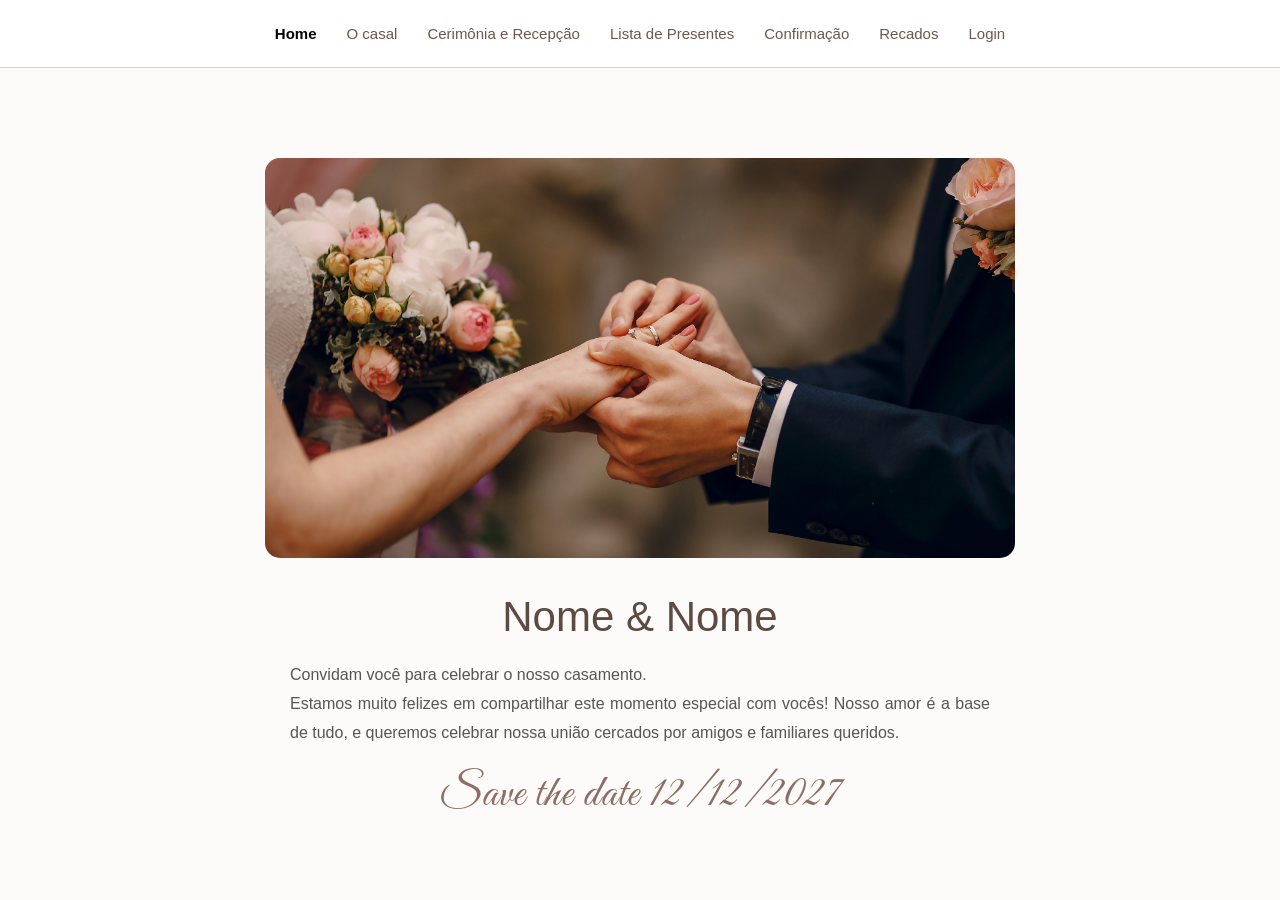
<file: index.html>
<!DOCTYPE html>
<html lang="pt-BR">
<head>
    <meta charset="UTF-8">
    <meta name="viewport" content="width=device-width, initial-scale=1.0">
    <link rel="shortcut icon" href="imagens/imagem.ico" type="image/x-icon">
    <link rel="stylesheet" href="style.css">
    <title>Convite de Casamento</title>
</head>
<body>
    <nav class="menu">
        <button class="menu-toggle" type="button" aria-label="Abrir menu" aria-expanded="false" aria-controls="menu-links">
            <span></span>
            <span></span>
            <span></span>
        </button>
        <div class="menu-links" id="menu-links">
            <a id="ativo" href="index.html">Home</a>
            <a href="casal.html">O casal</a>
            <a href="cerimonia.html">Cerimônia e Recepção</a>
            <a href="presentes.html">Lista de Presentes</a>
            <a href="confirmacao.html">Confirmação</a>
            <a href="recados.html">Recados</a>
            <a href="login.html">Login</a>
        </div>
    </nav>

    <main>
        <img
            src="imagens/home.jpg"
            alt="Casal colocando alianças"
        >
        <h1>Nome &amp; Nome</h1>
        <p>
            Convidam você para celebrar o nosso casamento.<br>
            Estamos muito felizes em compartilhar este momento especial com vocês! Nosso amor é a base de tudo, e queremos celebrar nossa união cercados por amigos e familiares queridos.
        </p>
        <h2 class="save-date">Save the date 12/12/2027</h2>
    </main>
    <script src="menu.js" defer></script>
</body>
</html>
</file>
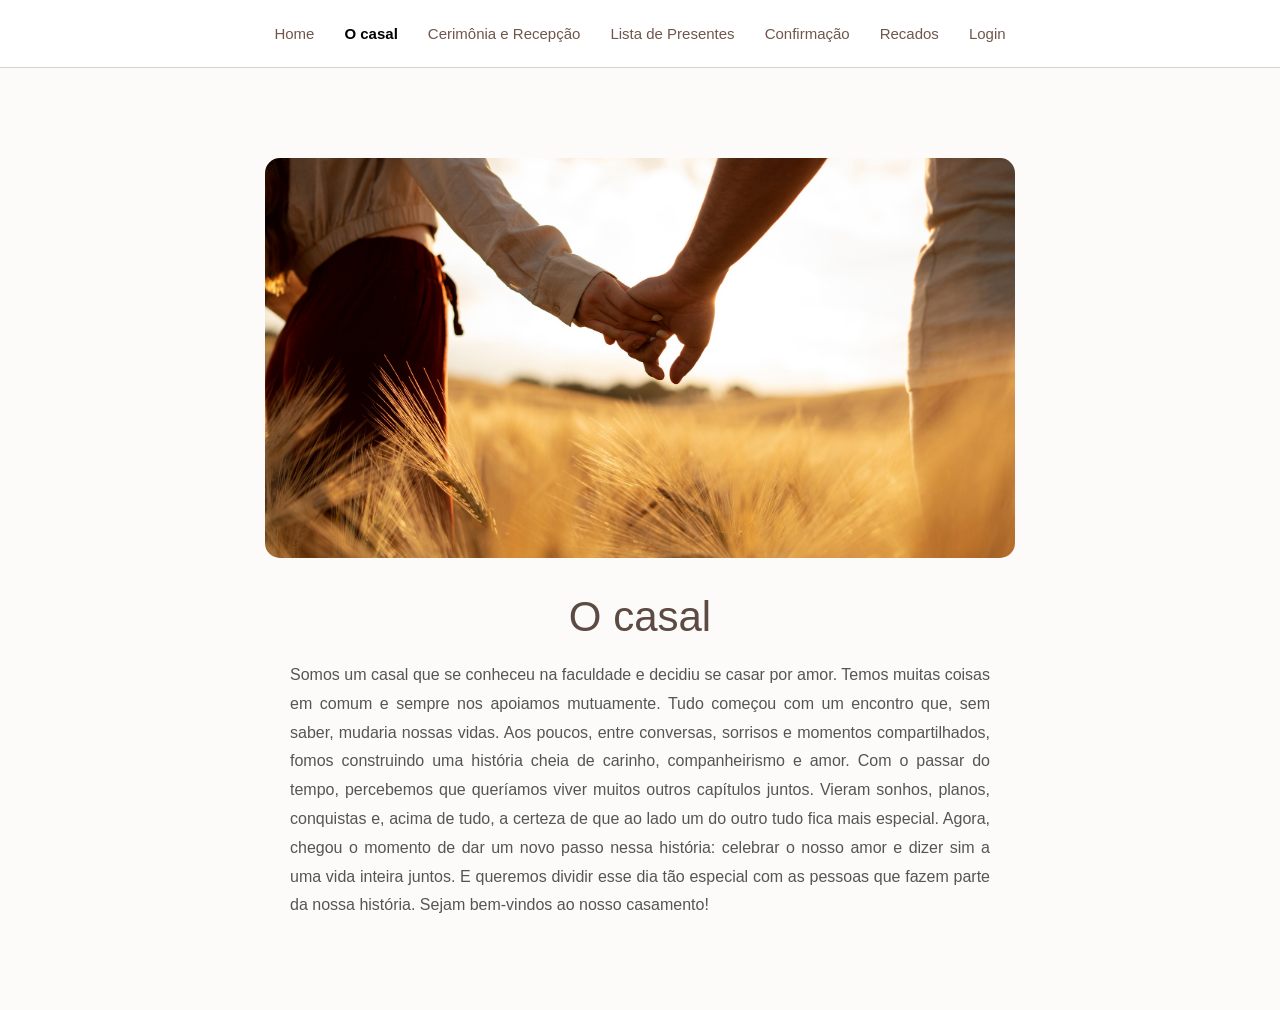
<file: casal.html>
<!DOCTYPE html>
<html lang="pt-BR">
<head>
    <meta charset="UTF-8">
    <meta name="viewport" content="width=device-width, initial-scale=1.0">
    <link rel="shortcut icon" href="imagens/imagem.ico" type="image/x-icon">
    <link rel="stylesheet" href="style.css">
    <title>O casal - Convite de Casamento</title>
</head>
<body>
    <nav class="menu">
        <button class="menu-toggle" type="button" aria-label="Abrir menu" aria-expanded="false" aria-controls="menu-links">
            <span></span>
            <span></span>
            <span></span>
        </button>
        <div class="menu-links" id="menu-links">
            <a href="index.html">Home</a>
            <a id="ativo" href="casal.html">O casal</a>
            <a href="cerimonia.html">Cerimônia e Recepção</a>
            <a href="presentes.html">Lista de Presentes</a>
            <a href="confirmacao.html">Confirmação</a>
            <a href="recados.html">Recados</a>
            <a href="login.html">Login</a>
        </div>
    </nav>

    <main>
        <img
            src="imagens/casal.jpg"
            alt="Casal colocando alianças"
        >
        <h1>O casal</h1>
        <p>
            Somos um casal que se conheceu na faculdade e decidiu se casar por amor. Temos muitas coisas em comum e sempre nos apoiamos mutuamente.
            Tudo começou com um encontro que, sem saber, mudaria nossas vidas. Aos poucos, entre conversas, sorrisos e momentos compartilhados, fomos construindo uma história cheia de carinho, companheirismo e amor.
            Com o passar do tempo, percebemos que queríamos viver muitos outros capítulos juntos. Vieram sonhos, planos, conquistas e, acima de tudo, a certeza de que ao lado um do outro tudo fica mais especial.
            Agora, chegou o momento de dar um novo passo nessa história: celebrar o nosso amor e dizer sim a uma vida inteira juntos.
            E queremos dividir esse dia tão especial com as pessoas que fazem parte da nossa história.
            Sejam bem-vindos ao nosso casamento!
        </p>
    </main>
    <script src="menu.js" defer></script>
</body>
</html>
</file>
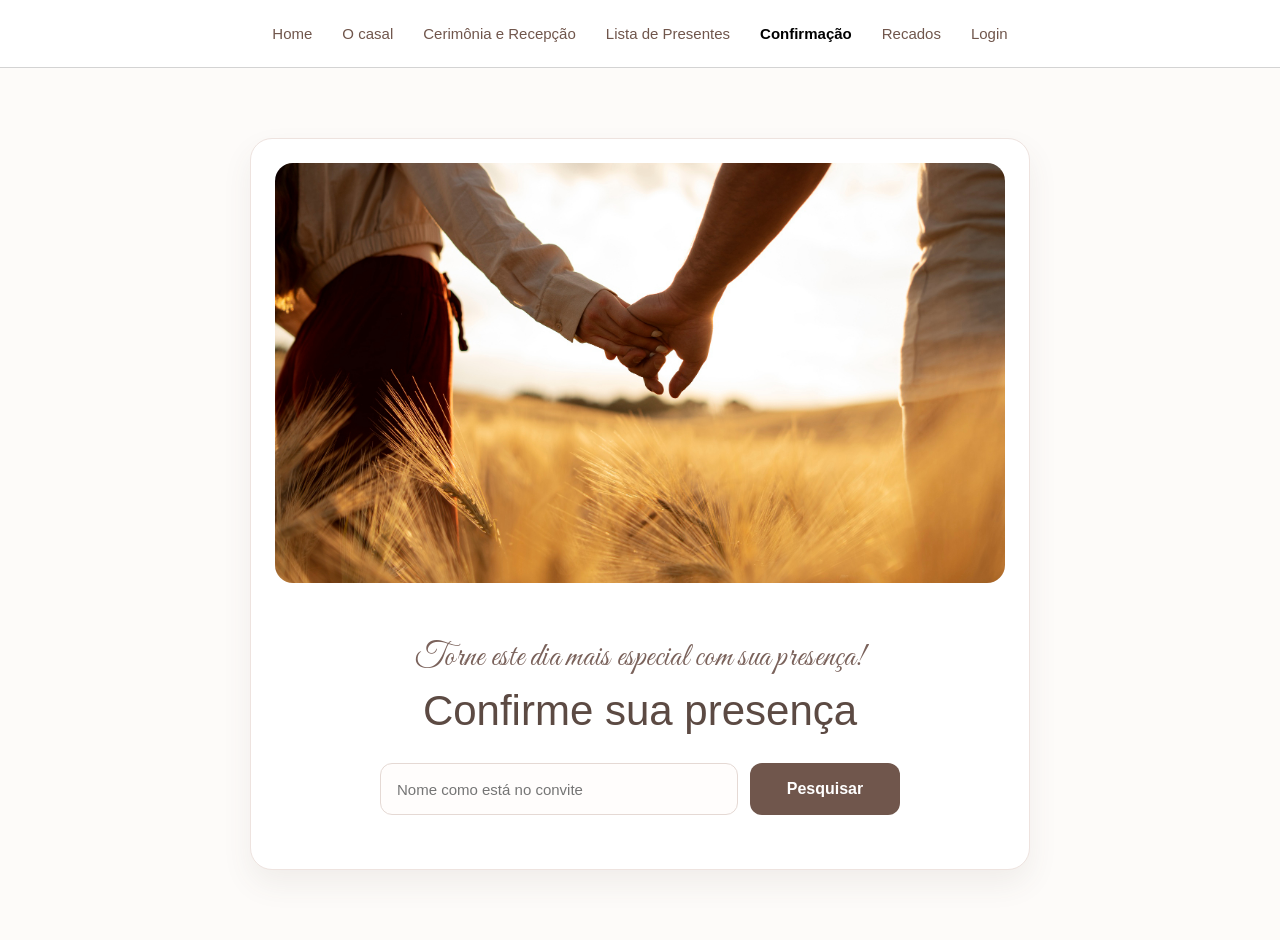
<file: confirmacao.html>
<!DOCTYPE html>
<html lang="pt-BR">
<head>
    <meta charset="UTF-8">
    <meta name="viewport" content="width=device-width, initial-scale=1.0">
    <link rel="shortcut icon" href="imagens/imagem.ico" type="image/x-icon">
    <link rel="stylesheet" href="style.css">
    <title>Confirmação - Convite de Casamento</title>
</head>
<body>
    <nav class="menu">
        <button class="menu-toggle" type="button" aria-label="Abrir menu" aria-expanded="false" aria-controls="menu-links">
            <span></span>
            <span></span>
            <span></span>
        </button>
        <div class="menu-links" id="menu-links">
            <a href="index.html">Home</a>
            <a href="casal.html">O casal</a>
            <a href="cerimonia.html">Cerimônia e Recepção</a>
            <a href="presentes.html">Lista de Presentes</a>
            <a id="ativo" href="confirmacao.html">Confirmação</a>
            <a href="recados.html">Recados</a>
            <a href="login.html">Login</a>
        </div>
    </nav>

    <main class="confirmacao">
        <section class="confirmacao-card">
            <img
                src="imagens/casal.jpg"
                alt="Casal colocando alianças"
            >

            <div class="confirmacao-conteudo">
                <h3>Torne este dia mais especial com sua presença!</h3>
                <h1>Confirme sua presença</h1>

                <form class="confirmacao-form">
                    <input type="text" placeholder="Nome como está no convite" />
                    <button type="submit">Pesquisar</button>
                </form>
            </div>
        </section>
    </main>
    <script src="menu.js" defer></script>
</body>
</html>
</file>
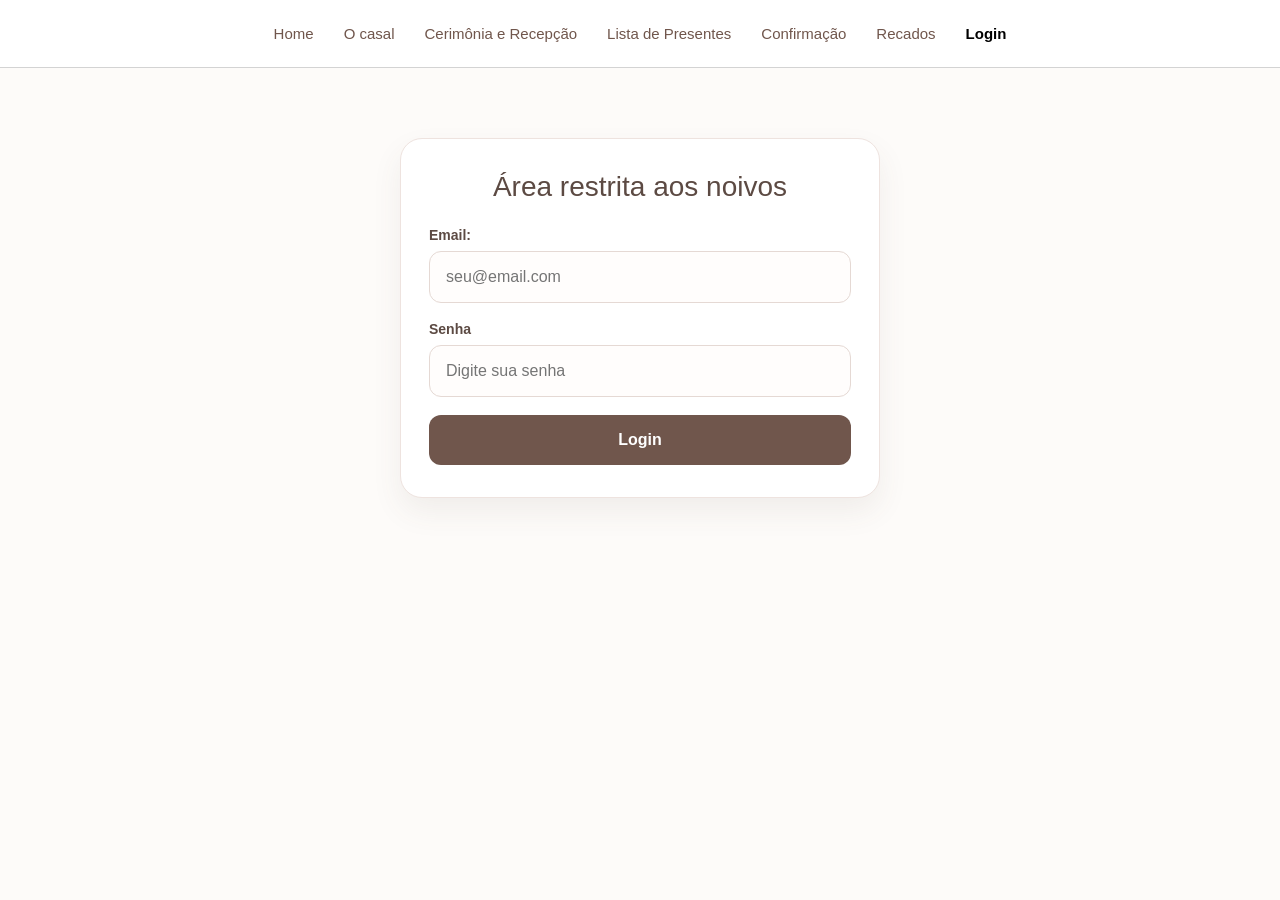
<file: login.html>
<!DOCTYPE html>
<html lang="pt-BR">
<head>
    <meta charset="UTF-8">
    <meta name="viewport" content="width=device-width, initial-scale=1.0">
    <link rel="shortcut icon" href="imagens/imagem.ico" type="image/x-icon">
    <link rel="stylesheet" href="style.css">
    <title>Login - Convite de Casamento</title>
</head>
<body>
    <nav class="menu">
        <button class="menu-toggle" type="button" aria-label="Abrir menu" aria-expanded="false" aria-controls="menu-links">
            <span></span>
            <span></span>
            <span></span>
        </button>
        <div class="menu-links" id="menu-links">
            <a href="index.html">Home</a>
            <a href="casal.html">O casal</a>
            <a href="cerimonia.html">Cerimônia e Recepção</a>
            <a href="presentes.html">Lista de Presentes</a>
            <a href="confirmacao.html">Confirmação</a>
            <a href="recados.html">Recados</a>
            <a id="ativo" href="login.html">Login</a>
        </div>
    </nav>

    <main class="login">
        <section class="login-card">
            <h2>Área restrita aos noivos</h2>
            <form class="login-form">
                <div class="campo">
                    <label for="email">Email:</label>
                    <input type="email" id="email" name="email" placeholder="seu@email.com" />
                </div>

                <div class="campo">
                    <label for="senha">Senha</label>
                    <input type="password" id="senha" name="senha" placeholder="Digite sua senha" />
                </div>

                <button type="submit">Login</button>
            </form>
        </section>
    </main>
    <script src="menu.js" defer></script>
    <script src="login.js" defer></script>
</body>
</html>
</file>
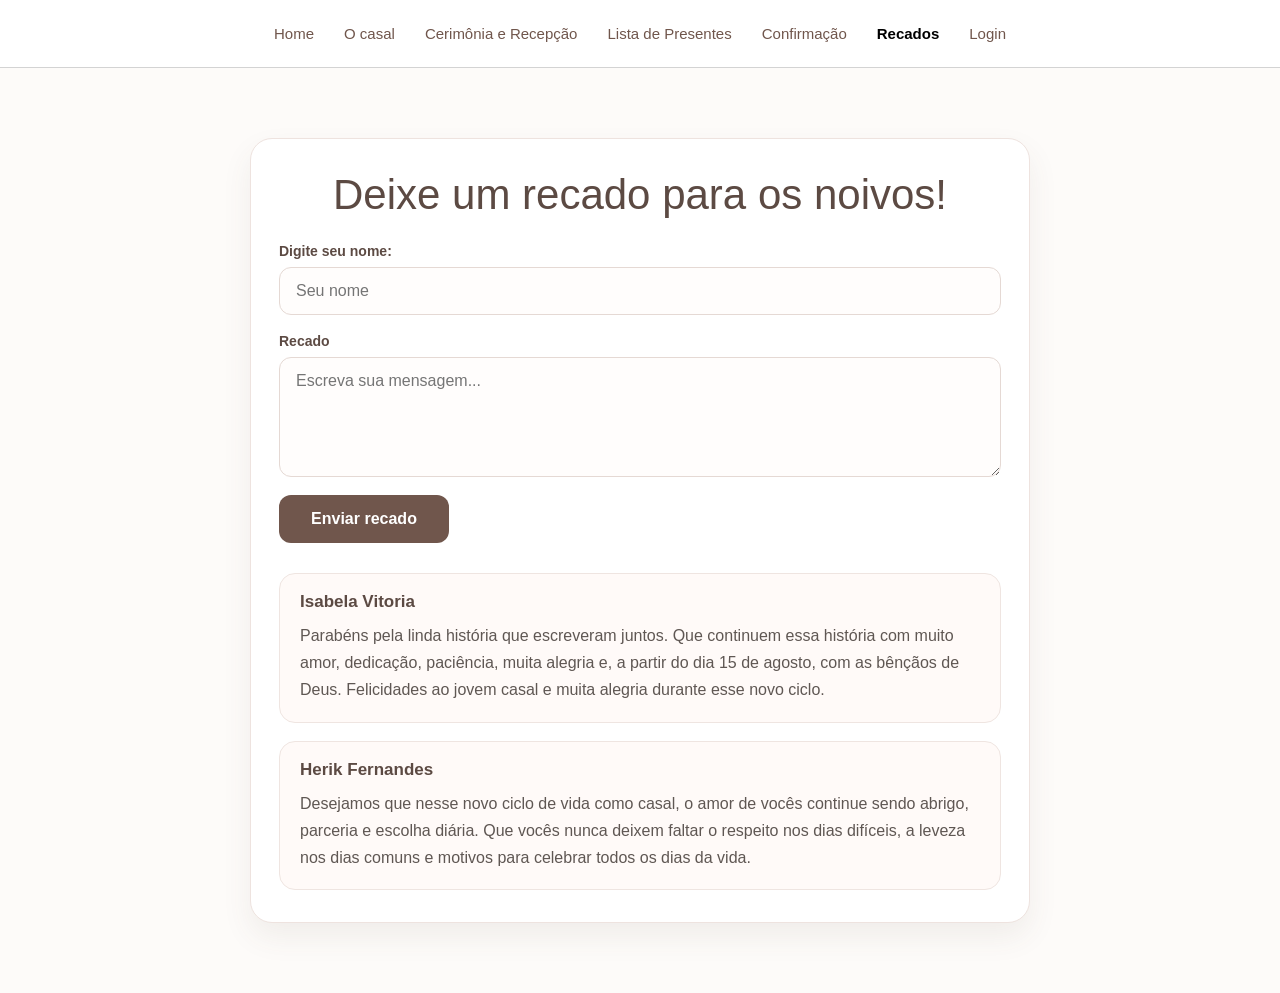
<file: recados.html>
<!DOCTYPE html>
<html lang="pt-BR">
<head>
    <meta charset="UTF-8">
    <meta name="viewport" content="width=device-width, initial-scale=1.0">
    <link rel="shortcut icon" href="imagens/imagem.ico" type="image/x-icon">
    <link rel="stylesheet" href="style.css">
    <title>Recados - Convite de Casamento</title>
</head>
<body>
    <nav class="menu">
        <button class="menu-toggle" type="button" aria-label="Abrir menu" aria-expanded="false" aria-controls="menu-links">
            <span></span>
            <span></span>
            <span></span>
        </button>
        <div class="menu-links" id="menu-links">
            <a href="index.html">Home</a>
            <a href="casal.html">O casal</a>
            <a href="cerimonia.html">Cerimônia e Recepção</a>
            <a href="presentes.html">Lista de Presentes</a>
            <a href="confirmacao.html">Confirmação</a>
            <a id="ativo" href="recados.html">Recados</a>
            <a href="login.html">Login</a>
        </div>
    </nav>

    <main class="recados">
        <section class="recados-card">
            <h1>Deixe um recado para os noivos!</h1>

            <form class="recados-form">
                <div class="campo">
                    <label for="nome">Digite seu nome:</label>
                    <input type="text" id="nome" name="nome" placeholder="Seu nome" />
                </div>

                <div class="campo">
                    <label for="recado">Recado</label>
                    <textarea id="recado" name="recado" rows="5" placeholder="Escreva sua mensagem..."></textarea>
                </div>

                <button type="submit">Enviar recado</button>
            </form>

            <section class="lista-recados">
                <article class="recado-item">
                    <h4>Isabela Vitoria</h4>
                    <p>Parabéns pela linda história que escreveram juntos. Que continuem essa história com muito amor, dedicação, paciência, muita alegria e, a partir do dia 15 de agosto, com as bênçãos de Deus. Felicidades ao jovem casal e muita alegria durante esse novo ciclo.</p>
                </article>

                <article class="recado-item">
                    <h4>Herik Fernandes</h4>
                    <p>Desejamos que nesse novo ciclo de vida como casal, o amor de vocês continue sendo abrigo, parceria e escolha diária. Que vocês nunca deixem faltar o respeito nos dias difíceis, a leveza nos dias comuns e motivos para celebrar todos os dias da vida.</p>
                </article>
            </section>
        </section>
    </main>
    <script src="menu.js" defer></script>
</body>
</html>
</file>
<file: style.css>
@import url('https://fonts.googleapis.com/css2?family=Great+Vibes&display=swap');

/* Base e reset */
* {
    margin: 0;
    padding: 0;
    box-sizing: border-box;
}

body {
    font-family: "Segoe UI", sans-serif;
    background-color: #fdfbf9;
    color: #555;
}

main {
    max-width: 900px;
    margin: 50px auto;
    text-align: justify;
    padding: 20px;
}

main img {
    display: block;
    margin: 20px auto;
    width: 100%;
    max-width: 750px;
    height: 400px;
    object-fit: cover;
    border-radius: 15px;
}

h1 {
    margin-top: 35px;
    font-size: 42px;
    font-weight: 400;
    color: #5c4a43;
    text-align: center;
}

h2 {
    margin-top: 15px;
    font-size: 20px;
    font-weight: 400;
    color: #9b7b6d;
    text-align: center;
}

h3 {
    margin: 8px 0 16px;
    color: #5c4a43;
    font-size: 18px;
    font-weight: 700;
}

p {
    text-align: justify;
    max-width: 700px;
    margin: 20px auto;
    font-size: 16px;
    line-height: 1.8;
}

/* Menu */
.menu {
    background-color: #fff;
    border-bottom: 1px solid lightgrey;
    display: flex;
    justify-content: center;
    padding: 25px;
}

.menu-links {
    display: flex;
    align-items: center;
    gap: 30px;
}

.menu-toggle {
    display: none;
    width: 42px;
    height: 42px;
    border: 1px solid #d8cec9;
    border-radius: 10px;
    background: #fff;
    align-items: center;
    justify-content: center;
    flex-direction: column;
    gap: 5px;
    cursor: pointer;
}

.menu-toggle span {
    width: 18px;
    height: 2px;
    border-radius: 2px;
    background: #70564c;
}

.menu a {
    font-family: "Segoe UI", sans-serif;
    font-size: 15px;
    font-weight: 500;
    color: #70564c;
    text-decoration: none;
}

.menu a:hover {
    color: gray;
}

.menu a#ativo {
    color: black;
    font-weight: 700;
}

@media (max-width: 768px) {
    .menu {
        justify-content: end;
        align-items: center;
        padding: 12px 20px;
        position: relative;
    }

    .menu-toggle {
        display: inline-flex;
    }

    .menu-links {
        display: none;
        position: absolute;
        top: 100%;
        left: 0;
        right: 0;
        flex-direction: column;
        align-items: flex-end;
        gap: 0;
        padding: 12px 20px 16px;
        border-bottom: 1px solid lightgrey;
        background: #fff;
        box-shadow: 0 12px 20px rgb(0 0 0 / 6%);
        z-index: 30;
    }

    .menu.menu-aberto .menu-links {
        display: flex;
    }

    .menu a {
        display: block;
        width: 100%;
        padding: 10px 0;
    }
}

/* Tela de confirmação */
.confirmacao {
    max-width: 820px;
}

.confirmacao-card {
    padding: 24px;
    border: 1px solid #eee3df;
    border-radius: 22px;
    background: #fff;
    box-shadow: 0 14px 30px rgb(92 74 67 / 8%);
}

.confirmacao-card img {
    margin: 0 auto 18px;
    max-width: 100%;
    height: 420px;
    border-radius: 18px;
}

.confirmacao-conteudo {
    text-align: center;
}

.confirmacao-conteudo h3 {
    margin-bottom: 10px;
    font-size: 2rem;
    font-weight: 400;
    line-height: 1.2;
    font-family: "Great Vibes", "Segoe Print", cursive;
    letter-spacing: 0.02em;
    color: #7a625b;
}

.confirmacao-conteudo h1 {
    margin-top: 8px;
    font-size: clamp(32px, 4vw, 42px);
}

.save-date {
    font-family: "Great Vibes", "Segoe Print", cursive;
    font-size: 2.8rem;
    letter-spacing: 0.02em;
    color: #8d6d63;
    font-weight: 400;
}

.confirmacao-form {
    display: flex;
    justify-content: center;
    gap: 12px;
    flex-wrap: wrap;
    max-width: 520px;
    margin: 28px auto 0;
}

.confirmacao-form input {
    flex: 1 1 300px;
    min-height: 52px;
    padding: 0 16px;
    border: 1px solid #e5d9d4;
    border-radius: 12px;
    background: #fffdfc;
    color: #5c4a43;
    font: inherit;
    font-size: 15px;
    outline: none;
}

.confirmacao-form input:focus {
    border-color: #b69284;
    box-shadow: 0 0 0 3px rgb(182 146 132 / 12%);
}

.confirmacao-form button {
    min-width: 150px;
    min-height: 52px;
    border: 0;
    border-radius: 12px;
    background: #70564c;
    color: #fff;
    font: inherit;
    font-weight: 600;
    cursor: pointer;
    transition: background 0.2s ease;
}

.confirmacao-form button:hover {
    background: #59433a;
}

/* Tela de recados */
.recados {
    max-width: 820px;
}

.recados-card {
    padding: 32px 28px;
    border: 1px solid #eee3df;
    border-radius: 22px;
    background: #fff;
    box-shadow: 0 14px 30px rgb(92 74 67 / 8%);
}

.recados-card h1 {
    margin-top: 0;
    margin-bottom: 24px;
}

.recados-form {
    display: flex;
    flex-direction: column;
    gap: 18px;
    margin-bottom: 30px;
}

.campo {
    display: flex;
    flex-direction: column;
    gap: 8px;
}

.campo label {
    color: #5c4a43;
    font-size: 14px;
    font-weight: 600;
}

.recados-form input,
.recados-form textarea {
    width: 100%;
    border: 1px solid #e5d9d4;
    border-radius: 12px;
    background: #fffdfc;
    color: #5c4a43;
    font: inherit;
    padding: 14px 16px;
    resize: vertical;
    outline: none;
}

.recados-form input:focus,
.recados-form textarea:focus {
    border-color: #b69284;
    box-shadow: 0 0 0 3px rgb(182 146 132 / 12%);
}

.recados-form button {
    align-self: flex-start;
    min-width: 170px;
    min-height: 48px;
    border: 0;
    border-radius: 12px;
    background: #70564c;
    color: #fff;
    font: inherit;
    font-weight: 600;
    cursor: pointer;
    transition: background 0.2s ease;
}

.recados-form button:hover {
    background: #59433a;
}

.lista-recados {
    display: grid;
    gap: 18px;
}

.recado-item {
    padding: 18px 20px;
    border: 1px solid #efe5e1;
    border-radius: 16px;
    background: #fffaf8;
}

.recado-item h4 {
    margin-bottom: 10px;
    color: #5c4a43;
    font-size: 17px;
}

.recado-item p {
    margin: 0;
    max-width: none;
    text-align: left;
    color: #5f5753;
    line-height: 1.7;
}

/* Tela de login */
.login {
    max-width: 520px;
}

.login-card {
    padding: 32px 28px;
    border: 1px solid #eee3df;
    border-radius: 22px;
    background: #fff;
    box-shadow: 0 14px 30px rgb(92 74 67 / 8%);
}

.login-card h2 {
    margin: 0 0 24px;
    font-size: 28px;
    color: #5c4a43;
}

.login-form {
    display: flex;
    flex-direction: column;
    gap: 18px;
}

.login-form .campo {
    display: flex;
    flex-direction: column;
    gap: 8px;
}

.login-form label {
    color: #5c4a43;
    font-size: 14px;
    font-weight: 600;
}

.login-form input {
    width: 100%;
    min-height: 52px;
    border: 1px solid #e5d9d4;
    border-radius: 12px;
    background: #fffdfc;
    color: #5c4a43;
    font: inherit;
    padding: 0 16px;
    outline: none;
}

.login-form input:focus {
    border-color: #b69284;
    box-shadow: 0 0 0 3px rgb(182 146 132 / 12%);
}

.login-form button {
    min-height: 50px;
    border: 0;
    border-radius: 12px;
    background: #70564c;
    color: #fff;
    font: inherit;
    font-weight: 600;
    cursor: pointer;
    transition: background 0.2s ease;
}

.login-form button:hover {
    background: #59433a;
}

/* Tela de presentes */
.presentes {
    text-align: center;
}

.presentes-main {
    max-width: 1240px;
    text-align: left;
}

.presentes-etiqueta {
    margin: 0;
    color: #9b7b6d;
    font-size: 12px;
    font-weight: 700;
    letter-spacing: 1.5px;
}

.loja-layout {
    display: grid;
    grid-template-columns: minmax(0, 1fr) 310px;
    align-items: start;
    gap: 28px;
}

.catalogo {
    display: grid;
    grid-template-columns: repeat(3, minmax(0, 1fr));
    gap: 18px;
}

article {
    overflow: hidden;
    border: 1px solid #e7dfda;
    border-radius: 14px;
    background: #fff;
    display: flex;
    flex-direction: column;
}

article img {
    width: 95%;
    max-width: none;
    height: 190px;
    border-radius: 10;
    background: #f1eeeb;
}

.produto-info {
    display: flex;
    flex: 1;
    flex-direction: column;
    align-items: flex-start;
    padding: 16px;
}

.produto-info h2 {
    min-height: 48px;
    margin: 0;
    color: #403934;
    font-size: 17px;
    font-weight: 600;
    line-height: 1.4;
}

.botao-adicionar,
.botao-presentear {
    width: 100%;
    min-height: 44px;
    border: 0;
    border-radius: 7px;
    background: #70564c;
    color: #fff;
    font: inherit;
    font-weight: 600;
    cursor: pointer;
}

.botao-adicionar {
    margin-top: auto;
}

.botao-adicionar:hover,
.botao-presentear:not(:disabled):hover {
    background: #59433a;
}

.carrinho {
    position: sticky;
    top: 20px;
    padding: 20px;
    border: 1px solid #e7dfda;
    border-radius: 14px;
    background: #fff;
}

.carrinho-cabecalho {
    display: flex;
    align-items: center;
    justify-content: space-between;
    padding-bottom: 16px;
    border-bottom: 1px solid #eee8e4;
}

.carrinho-cabecalho h2 {
    margin: 0;
    color: #403934;
    font-size: 20px;
    font-weight: 600;
}

.carrinho-contador {
    display: grid;
    width: 28px;
    height: 28px;
    place-items: center;
    border-radius: 50%;
    background: #f2ebe7;
    color: #70564c;
    font-size: 14px;
    font-weight: 700;
}

.carrinho-vazio {
    margin: 18px 0;
    color: #776e69;
    font-size: 14px;
}

.carrinho-itens {
    display: grid;
    gap: 18px;
    padding: 18px 0;
    list-style: none;
}

.item-carrinho {
    display: grid;
    gap: 10px;
}

.item-carrinho-descricao {
    display: flex;
    justify-content: space-between;
    gap: 12px;
    color: #403934;
    font-size: 13px;
}

.item-carrinho-descricao strong {
    font-weight: 600;
}

.item-carrinho-descricao span {
    white-space: nowrap;
}

.item-carrinho-controles {
    display: flex;
    align-items: center;
    gap: 10px;
    color: #403934;
    font-size: 14px;
}

.item-carrinho-controles button:not(.remover-item) {
    width: 28px;
    height: 28px;
    border: 1px solid #e7dfda;
    border-radius: 5px;
    background: #fff;
    color: #403934;
    font-size: 18px;
    cursor: pointer;
}

.item-carrinho-controles .remover-item {
    margin-left: auto;
    border: 0;
    background: transparent;
    color: #8d5148;
    font: inherit;
    font-size: 12px;
    cursor: pointer;
}

.carrinho-total {
    display: flex;
    justify-content: space-between;
    padding: 16px 0;
    border-top: 1px solid #eee8e4;
    color: #403934;
}

.botao-presentear:disabled {
    background: #c9c1bc;
    cursor: not-allowed;
}

/* Modal / confirmação de presente */
.confirmacao-presente {
    width: min(440px, calc(100% - 32px));
    margin: auto;
    padding: 0;
    border: 0;
    border-radius: 12px;
    color: #403934;
}

.confirmacao-presente::backdrop {
    background: rgb(35 29 26 / 55%);
}

.confirmacao-conteudo {
    padding: 30px;
}

.confirmacao-conteudo h2 {
    margin: 10px 0;
    color: #5c4a43;
    font-size: 26px;
}

.confirmacao-conteudo > p:not(.presentes-etiqueta) {
    margin: 10px 0 24px;
    line-height: 1.6;
}

/* Responsividade */
@media (max-width: 1000px) {
    .loja-layout {
        grid-template-columns: minmax(0, 1fr) 280px;
        gap: 18px;
    }

    .catalogo {
        grid-template-columns: repeat(2, minmax(0, 1fr));
    }
}

@media (max-width: 720px) {
    .menu-presentes {
        justify-content: flex-start;
        gap: 20px;
        overflow-x: auto;
        white-space: nowrap;
    }

    .presentes-main {
        margin: 28px auto;
        padding: 16px;
    }

    .presentes-cabecalho h1 {
        font-size: 34px;
    }

    .loja-layout {
        grid-template-columns: 1fr;
    }

    .carrinho {
        position: static;
        grid-row: 1;
    }
}

@media (max-width: 480px) {
    .catalogo {
        grid-template-columns: 1fr;
    }

    .produto img {
        height: 220px;
    }
}
</file>
